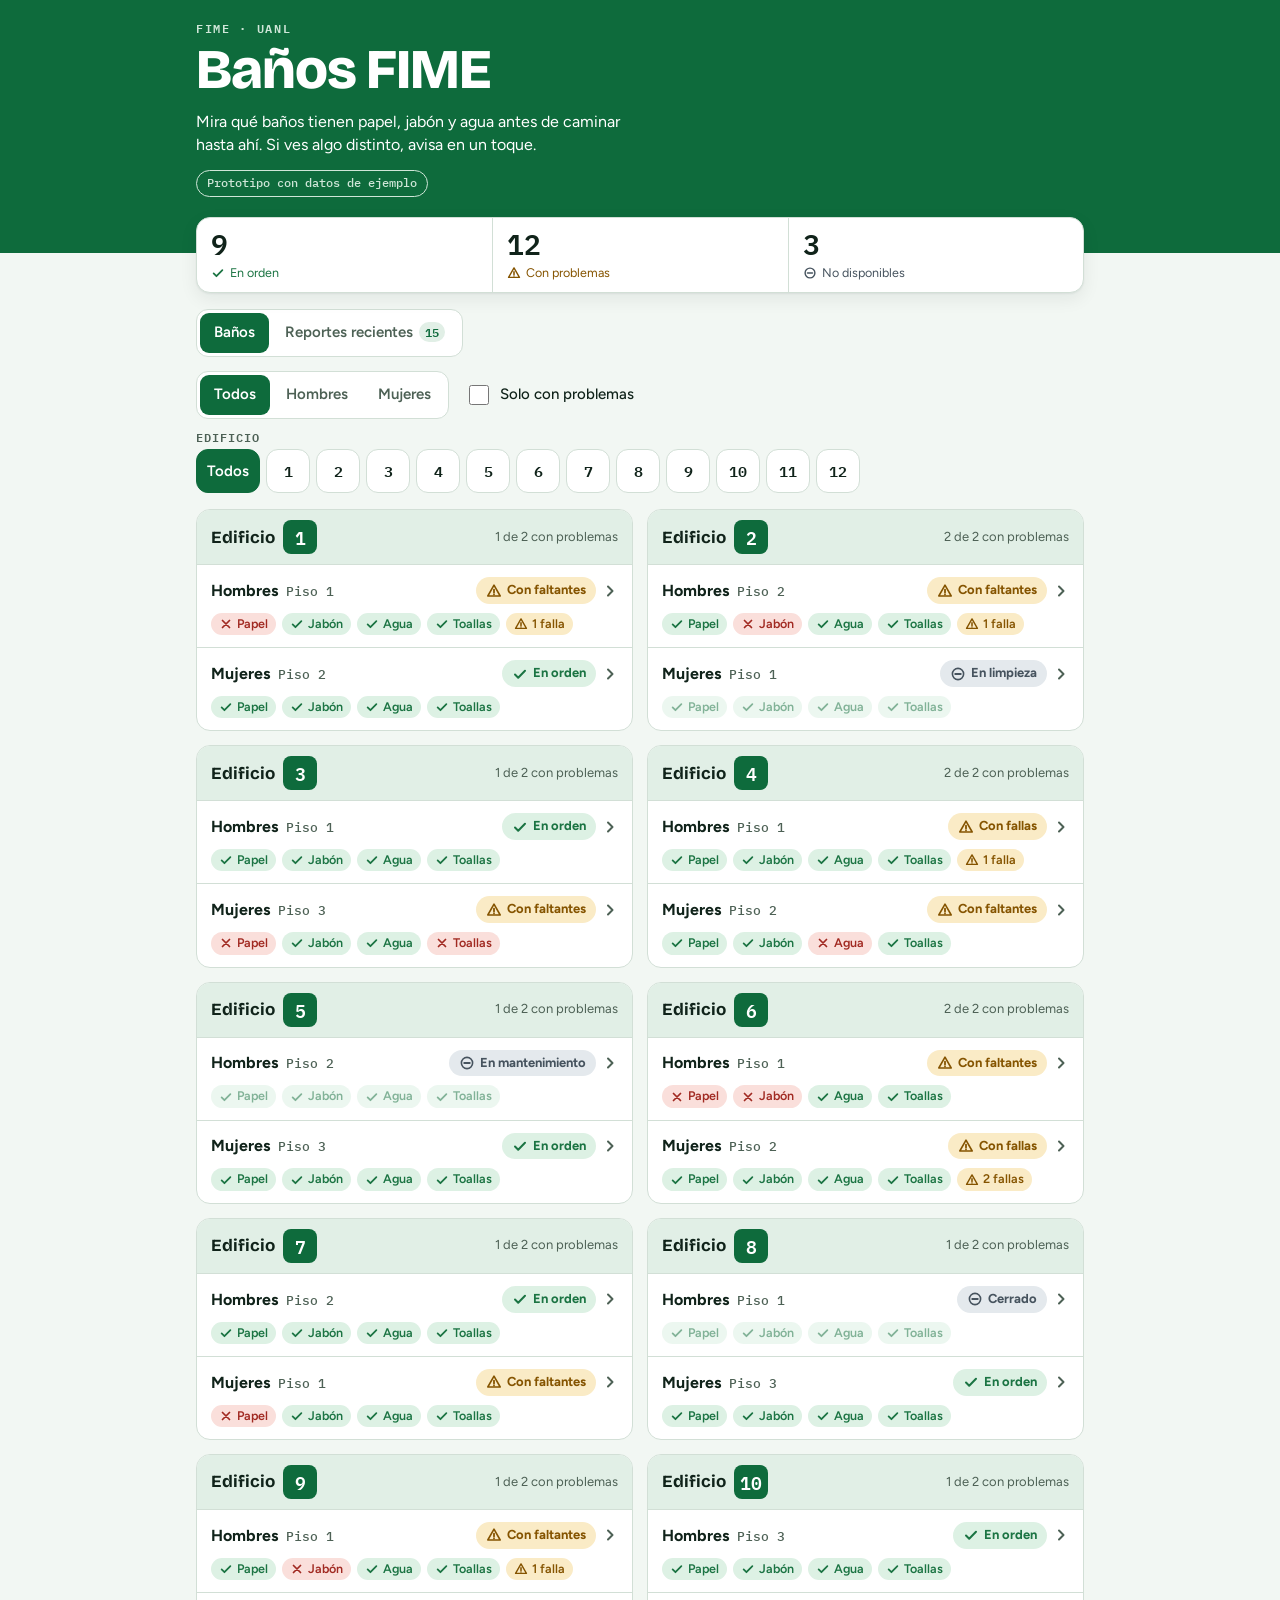
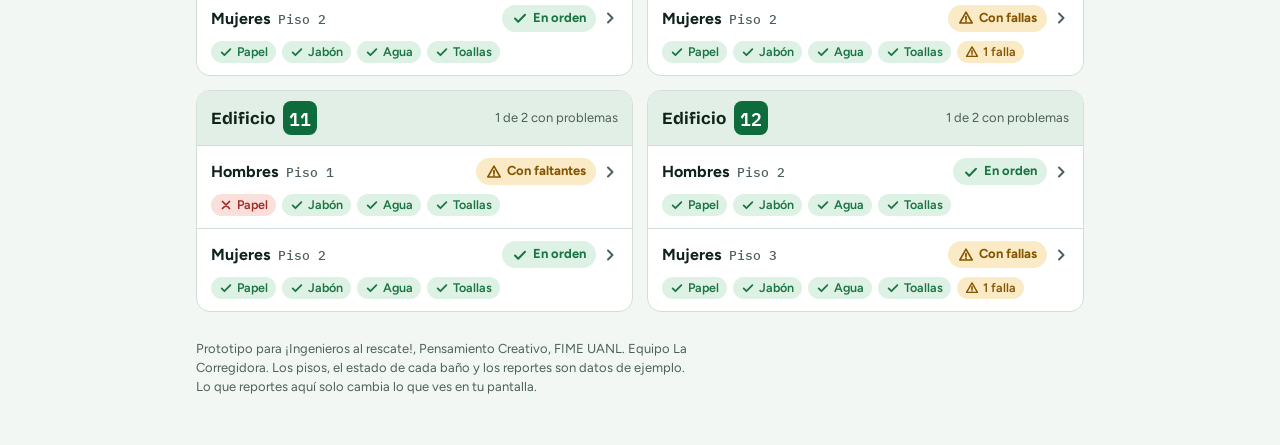
<file: prototipo/Banos-FIME-prototipo.html>
<!doctype html>
<html lang="es">
<head>
<meta charset="utf-8">
<meta name="viewport" content="width=device-width,initial-scale=1,viewport-fit=cover">
<title>Baños FIME</title>
<style>:root{color-scheme:light;padding-block:env(safe-area-inset-top,0px) env(safe-area-inset-bottom,0px)}body{margin:0}img{max-width:100%}[hidden]{display:none!important}</style>
<link rel="preconnect" href="https://fonts.googleapis.com">
<link rel="preconnect" href="https://fonts.gstatic.com" crossorigin>
<link rel="stylesheet" href="https://fonts.googleapis.com/css2?family=Bricolage+Grotesque:opsz,wght@12..96,600;12..96,800&family=Figtree:wght@400;500;600;700&family=IBM+Plex+Mono:wght@500;600&display=swap">
<style>
/* Concepto: señalética de campus. Cada edificio es una placa con su número en mono y dos filas debajo (hombres, mujeres). El estado siempre va en texto + ícono, nunca solo en color. */
:root{
  --bg:#F2F7F3; --surface:#FFFFFF; --ink:#10231A; --muted:#4D6155; --line:#D2DFD6;
  --brand:#0E6B3C; --brand-fill:#0E6B3C; --on-brand:#FFFFFF; --brand-soft:#E1EFE6;
  --hero-bg:#0E6B3C; --hero-ink:#FFFFFF; --hero-muted:#CFE6D8;
  --ok:#1B7443; --ok-bg:#DDF1E4;
  --warn:#855400; --warn-bg:#FAEBC6;
  --bad:#A12A22; --bad-bg:#FADFDB;
  --off:#46535E; --off-bg:#E4E9ED;
  --scrim:rgba(8,20,14,.5);
  --shadow:0 1px 2px rgba(16,35,26,.06),0 6px 18px rgba(16,35,26,.07);
  --f-display:'Bricolage Grotesque',system-ui,sans-serif;
  --f-body:'Figtree',system-ui,sans-serif;
  --f-mono:'IBM Plex Mono',ui-monospace,Menlo,monospace;
}
@media (prefers-color-scheme: dark){
  :root:not([data-theme="light"]){
    --bg:#0C1712; --surface:#13241B; --ink:#E6F1EA; --muted:#9DB5A7; --line:#25402F;
    --brand:#5CCB90; --brand-fill:#2FA06A; --on-brand:#04140C; --brand-soft:#17372A;
    --hero-bg:#0F2A1D; --hero-ink:#E6F1EA; --hero-muted:#9DB5A7;
    --ok:#6FD39A; --ok-bg:#14341F;
    --warn:#F2C35C; --warn-bg:#3A2C0C;
    --bad:#FF9E94; --bad-bg:#3D1714;
    --off:#B6C2CC; --off-bg:#222B33;
    --scrim:rgba(0,0,0,.62);
    --shadow:0 1px 2px rgba(0,0,0,.3),0 6px 18px rgba(0,0,0,.3);
    color-scheme:dark;
  }
}
:root[data-theme="dark"]{
  --bg:#0C1712; --surface:#13241B; --ink:#E6F1EA; --muted:#9DB5A7; --line:#25402F;
  --brand:#5CCB90; --brand-fill:#2FA06A; --on-brand:#04140C; --brand-soft:#17372A;
  --hero-bg:#0F2A1D; --hero-ink:#E6F1EA; --hero-muted:#9DB5A7;
  --ok:#6FD39A; --ok-bg:#14341F;
  --warn:#F2C35C; --warn-bg:#3A2C0C;
  --bad:#FF9E94; --bad-bg:#3D1714;
  --off:#B6C2CC; --off-bg:#222B33;
  --scrim:rgba(0,0,0,.62);
  --shadow:0 1px 2px rgba(0,0,0,.3),0 6px 18px rgba(0,0,0,.3);
  color-scheme:dark;
}

*,*::before,*::after{box-sizing:border-box}
html{-webkit-text-size-adjust:100%}
body{margin:0;background:var(--bg);color:var(--ink);font-family:var(--f-body);font-size:15px;line-height:1.45}
button{font:inherit;color:inherit}
:focus-visible{outline:3px solid var(--brand);outline-offset:2px}
.wrap{max-width:920px;margin-inline:auto;padding-inline:16px}
.sr{position:absolute;width:1px;height:1px;overflow:hidden;clip:rect(0 0 0 0);white-space:nowrap}
.ic{width:14px;height:14px;flex:none}

/* Encabezado */
.hero{background:var(--hero-bg);color:var(--hero-ink);padding-block:22px 56px}
.eyebrow{margin:0 0 8px;font:600 12px/1 var(--f-mono);letter-spacing:.14em;text-transform:uppercase;color:var(--hero-muted)}
h1{margin:0;font:800 clamp(36px,10vw,56px)/1 var(--f-display);letter-spacing:-.02em;text-wrap:balance}
.lede{margin:12px 0 0;max-width:46ch;font-size:16px}
.demo-tag{display:inline-block;margin:14px 0 0;padding:4px 10px;border:1px solid var(--hero-muted);border-radius:999px;font:500 12px/1.4 var(--f-mono);color:var(--hero-muted)}

/* Resumen */
.summary{position:relative;margin-top:-36px;display:grid;grid-template-columns:repeat(3,minmax(0,1fr));background:var(--surface);border:1px solid var(--line);border-radius:14px;box-shadow:var(--shadow)}
.stat{padding:12px 10px 12px 14px;min-width:0}
.stat+.stat{border-left:1px solid var(--line)}
.stat b{display:block;font:600 28px/1 var(--f-mono);font-variant-numeric:tabular-nums}
.stat span{display:flex;align-items:center;gap:5px;margin-top:7px;font-size:12.5px;line-height:1.2;color:var(--muted)}
.stat .t-ok{color:var(--ok)} .stat .t-warn{color:var(--warn)} .stat .t-off{color:var(--off)}

/* Controles */
.bar{display:flex;flex-wrap:wrap;gap:10px;align-items:center;margin-top:16px}
.seg{display:inline-flex;max-width:100%;padding:3px;gap:2px;background:var(--surface);border:1.5px solid var(--line);border-radius:12px}
.seg button{min-height:40px;padding:0 14px;border:0;border-radius:9px;background:transparent;color:var(--muted);font-weight:600;cursor:pointer}
.seg button[aria-pressed="true"]{background:var(--brand-fill);color:var(--on-brand)}
.cnt{display:inline-block;min-width:20px;margin-left:6px;padding:1px 6px;border-radius:999px;background:var(--brand-soft);color:var(--brand);font:600 12px/1.5 var(--f-mono);text-align:center}
.seg button[aria-pressed="true"] .cnt{background:var(--on-brand);color:var(--brand-fill)}
.filters{display:flex;flex-direction:column;gap:12px;margin-top:14px}
.frow{display:flex;flex-wrap:wrap;align-items:center;gap:4px 16px}
.check{display:inline-flex;align-items:center;gap:8px;min-height:44px;font-weight:500;cursor:pointer}
.check input{width:20px;height:20px;accent-color:var(--brand-fill)}
.label{margin:0 0 4px;font:600 12px/1 var(--f-mono);letter-spacing:.08em;text-transform:uppercase;color:var(--muted)}
.eds{display:flex;gap:6px;overflow-x:auto;padding-block:2px 6px;scrollbar-width:thin}
.eds button{flex:none;min-width:44px;min-height:44px;padding:0 10px;border:1.5px solid var(--line);border-radius:12px;background:var(--surface);font:600 15px var(--f-mono);cursor:pointer}
.eds button[aria-pressed="true"]{background:var(--brand-fill);border-color:var(--brand-fill);color:var(--on-brand)}

/* Lista por edificio */
.list{display:grid;grid-template-columns:repeat(auto-fill,minmax(min(100%,380px),1fr));gap:14px;margin-top:10px;align-items:start}
.grp{min-width:0;overflow:hidden;background:var(--surface);border:1px solid var(--line);border-radius:14px}
.grp-h{display:flex;align-items:center;justify-content:space-between;gap:10px;padding:10px 14px;background:var(--brand-soft);border-bottom:1px solid var(--line)}
.grp-h h2{display:flex;align-items:center;gap:8px;margin:0;font:700 17px/1 var(--f-display)}
.n{display:inline-grid;place-items:center;min-width:34px;height:34px;padding:0 6px;border-radius:8px;background:var(--brand-fill);color:var(--on-brand);font:600 18px/1 var(--f-mono)}
.grp-m{font-size:13px;color:var(--muted);text-align:right}
.row{display:block;width:100%;min-height:44px;padding:12px 14px;border:0;background:transparent;text-align:left;cursor:pointer}
.row+.row{border-top:1px solid var(--line)}
.row:hover{background:var(--brand-soft)}
.row-top{display:flex;align-items:center;justify-content:space-between;gap:10px}
.who{display:flex;align-items:baseline;gap:8px;min-width:0}
.who b{font-size:16px;font-weight:700}
.floor{font:500 12.5px var(--f-mono);color:var(--muted);white-space:nowrap}
.row-end{display:flex;align-items:center;gap:6px;color:var(--muted)}
.row-end .ic{width:16px;height:16px}
.chips{display:flex;flex-wrap:wrap;gap:6px;margin-top:9px}
.chip{display:inline-flex;align-items:center;gap:4px;padding:3px 8px;border-radius:999px;font-size:12.5px;font-weight:600;line-height:1.3}
.c-si{background:var(--ok-bg);color:var(--ok)}
.c-no{background:var(--bad-bg);color:var(--bad)}
.c-warn{background:var(--warn-bg);color:var(--warn)}
.row.dim .chips{opacity:.55}
.pill{display:inline-flex;align-items:center;gap:5px;padding:4px 10px;border-radius:999px;font-size:13px;font-weight:700;white-space:nowrap}
.lvl-ok{background:var(--ok-bg);color:var(--ok)}
.lvl-warn{background:var(--warn-bg);color:var(--warn)}
.lvl-off{background:var(--off-bg);color:var(--off)}
.empty{grid-column:1/-1;padding:28px 16px;border:1.5px dashed var(--line);border-radius:14px;text-align:center;color:var(--muted)}

/* Reportes recientes */
.feed{display:grid;gap:10px;margin:10px 0 0;padding:0;list-style:none}
.fi{display:flex;align-items:flex-start;gap:12px;min-width:0;padding:12px 14px;background:var(--surface);border:1px solid var(--line);border-radius:14px}
.fi .n{flex:none}
.fi-b{flex:1;min-width:0}
.fi-t{display:flex;flex-wrap:wrap;justify-content:space-between;gap:2px 8px;font-weight:700}
.fi-t small{font:500 12.5px var(--f-mono);color:var(--muted)}
.fi ul{margin:6px 0 0;padding-left:18px}
.fi li+li{margin-top:2px}

.foot{max-width:62ch;margin-block:28px 48px;font-size:13px;color:var(--muted)}

/* Hoja de reporte */
.scrim{position:fixed;inset:0;z-index:20;background:var(--scrim)}
.sheet{position:fixed;left:0;right:0;bottom:0;z-index:21;display:flex;flex-direction:column;max-width:560px;max-height:92%;margin-inline:auto;background:var(--surface);border-radius:18px 18px 0 0;box-shadow:var(--shadow)}
@media (prefers-reduced-motion: no-preference){
  .sheet:not([hidden]){animation:up .22s ease-out}
  @keyframes up{from{transform:translateY(24px);opacity:0}to{transform:none;opacity:1}}
}
.sheet-h{display:flex;align-items:flex-start;justify-content:space-between;gap:12px;padding:16px 16px 12px;border-bottom:1px solid var(--line)}
.sheet-h h2{margin:0;font:700 22px/1.15 var(--f-display);text-wrap:balance}
.sheet-h p{margin:4px 0 0;font-size:13px;color:var(--muted)}
.x{flex:none;display:grid;place-items:center;width:44px;height:44px;margin:-6px -6px 0 0;border:0;border-radius:12px;background:transparent;color:var(--muted);cursor:pointer}
.x:hover{background:var(--brand-soft)}
.x .ic{width:18px;height:18px}
.sheet-b{overflow-y:auto;padding:16px}
#report-form{display:flex;flex-direction:column;gap:20px}
.q{min-width:0;margin:0;padding:0;border:0}
.q legend{padding:0;font:700 16px/1.2 var(--f-display)}
.q-meta{margin:3px 0 8px;font-size:13px;color:var(--muted)}
.opts{display:grid;gap:6px}
.opts-2{grid-template-columns:repeat(2,minmax(0,1fr))}
.opts-3{grid-template-columns:repeat(3,minmax(0,1fr))}
.opt{position:relative;display:block}
.opt input{position:absolute;opacity:0;pointer-events:none}
.opt span{display:flex;align-items:center;justify-content:center;min-height:44px;padding:6px 10px;border:1.5px solid var(--line);border-radius:10px;background:var(--surface);font-weight:600;text-align:center;cursor:pointer}
.opt input:checked+span{background:var(--brand-fill);border-color:var(--brand-fill);color:var(--on-brand)}
.opt input:focus-visible+span{outline:3px solid var(--brand);outline-offset:2px}
.fl{display:grid;gap:6px}
.fcheck{display:flex;align-items:center;gap:12px;min-height:48px;padding:8px 12px;border:1.5px solid var(--line);border-radius:10px;cursor:pointer}
.fcheck input{flex:none;width:22px;height:22px;accent-color:var(--brand-fill)}
.fcheck span{min-width:0}
.fcheck small{display:block;font-size:12.5px;color:var(--muted)}
.sheet-f{padding:12px 16px calc(14px + env(safe-area-inset-bottom,0px));border-top:1px solid var(--line)}
.go{width:100%;min-height:48px;border:0;border-radius:12px;background:var(--brand-fill);color:var(--on-brand);font-weight:700;font-size:16px;cursor:pointer}
.sheet-f p{margin:8px 0 0;font-size:12.5px;color:var(--muted)}

.toast{position:fixed;left:16px;right:16px;bottom:calc(20px + env(safe-area-inset-bottom,0px));z-index:30;max-width:420px;margin-inline:auto;padding:12px 16px;border-radius:12px;background:var(--ink);color:var(--bg);font-weight:600;box-shadow:var(--shadow)}
</style>
</head>
<body>

<svg width="0" height="0" style="position:absolute" aria-hidden="true" focusable="false">
  <symbol id="i-check" viewBox="0 0 16 16"><path d="M3 8.5l3.2 3.2L13 4.8" fill="none" stroke="currentColor" stroke-width="2" stroke-linecap="round" stroke-linejoin="round"/></symbol>
  <symbol id="i-x" viewBox="0 0 16 16"><path d="M4 4l8 8M12 4l-8 8" fill="none" stroke="currentColor" stroke-width="2" stroke-linecap="round"/></symbol>
  <symbol id="i-warn" viewBox="0 0 16 16"><path d="M8 2.2L14.2 13H1.8L8 2.2z" fill="none" stroke="currentColor" stroke-width="1.6" stroke-linejoin="round"/><path d="M8 6.6v3M8 11.5v.01" fill="none" stroke="currentColor" stroke-width="1.8" stroke-linecap="round"/></symbol>
  <symbol id="i-off" viewBox="0 0 16 16"><circle cx="8" cy="8" r="5.6" fill="none" stroke="currentColor" stroke-width="1.6"/><path d="M5.2 8h5.6" fill="none" stroke="currentColor" stroke-width="1.8" stroke-linecap="round"/></symbol>
  <symbol id="i-chev" viewBox="0 0 16 16"><path d="M6 3.5L10.5 8 6 12.5" fill="none" stroke="currentColor" stroke-width="2" stroke-linecap="round" stroke-linejoin="round"/></symbol>
</svg>

<header class="hero">
  <div class="wrap">
    <p class="eyebrow">FIME · UANL</p>
    <h1>Baños FIME</h1>
    <p class="lede">Mira qué baños tienen papel, jabón y agua antes de caminar hasta ahí. Si ves algo distinto, avisa en un toque.</p>
    <p class="demo-tag">Prototipo con datos de ejemplo</p>
  </div>
</header>

<main class="wrap">
  <section class="summary" aria-label="Resumen de todos los baños">
    <div class="stat"><b id="s-ok">0</b><span class="t-ok"><svg class="ic" aria-hidden="true"><use href="#i-check"/></svg>En orden</span></div>
    <div class="stat"><b id="s-warn">0</b><span class="t-warn"><svg class="ic" aria-hidden="true"><use href="#i-warn"/></svg>Con problemas</span></div>
    <div class="stat"><b id="s-off">0</b><span class="t-off"><svg class="ic" aria-hidden="true"><use href="#i-off"/></svg>No disponibles</span></div>
  </section>

  <div class="bar">
    <div class="seg" role="group" aria-label="Vista">
      <button type="button" data-v="banos" aria-pressed="true">Baños</button>
      <button type="button" data-v="rec" aria-pressed="false">Reportes recientes<span class="cnt" id="cnt">0</span></button>
    </div>
  </div>

  <div id="panel-banos">
    <div class="filters">
      <div class="frow">
        <div class="seg" role="group" aria-label="Tipo de baño">
          <button type="button" data-g="all" aria-pressed="true">Todos</button>
          <button type="button" data-g="H" aria-pressed="false">Hombres</button>
          <button type="button" data-g="M" aria-pressed="false">Mujeres</button>
        </div>
        <label class="check"><input type="checkbox" id="only-prob"><span>Solo con problemas</span></label>
      </div>
      <div>
        <p class="label" id="eds-l">Edificio</p>
        <div class="eds" id="eds" role="group" aria-labelledby="eds-l"></div>
      </div>
    </div>
    <div class="list" id="list"></div>
  </div>

  <div id="panel-rec" hidden>
    <ul class="feed" id="feed"></ul>
  </div>

  <p class="foot">Prototipo para ¡Ingenieros al rescate!, Pensamiento Creativo, FIME UANL. Equipo La Corregidora. Los pisos, el estado de cada baño y los reportes son datos de ejemplo. Lo que reportes aquí solo cambia lo que ves en tu pantalla.</p>
</main>

<div class="scrim" id="scrim" hidden></div>
<section class="sheet" id="sheet" role="dialog" aria-modal="true" aria-labelledby="sheet-title" hidden>
  <div class="sheet-h">
    <div>
      <h2 id="sheet-title"></h2>
      <p id="sheet-sub"></p>
    </div>
    <button type="button" class="x" id="sheet-x" aria-label="Cerrar"><svg class="ic" aria-hidden="true"><use href="#i-x"/></svg></button>
  </div>
  <div class="sheet-b"><form id="report-form"></form></div>
  <div class="sheet-f">
    <button type="submit" form="report-form" class="go">Enviar reporte</button>
    <p>Tu reporte se suma al de otras personas. Con más confirmaciones, el estado es más confiable.</p>
  </div>
</section>
<div class="toast" id="toast" role="status" aria-live="polite" hidden></div>

<script>
(function(){
  var ITEMS=[
    {k:'papel',label:'Papel higiénico',chip:'Papel',noun:'papel higiénico'},
    {k:'jabon',label:'Jabón',chip:'Jabón',noun:'jabón'},
    {k:'agua',label:'Agua',chip:'Agua',noun:'agua'},
    {k:'toallas',label:'Papel para secar manos',chip:'Toallas',noun:'papel para secar manos'}
  ];
  var FALLAS=[
    {k:'puerta',label:'Puerta de cubículo rota'},
    {k:'cerrojo',label:'Cerrojo dañado'},
    {k:'dispensador',label:'Dispensador descompuesto'},
    {k:'fuga',label:'Inodoro o lavabo tapado, o con fuga'},
    {k:'luz',label:'Sin luz'}
  ];
  var ACCESS=[
    {k:'abierto',label:'Abierto',feed:'Está abierto'},
    {k:'cerrado',label:'Cerrado',feed:'Está cerrado'},
    {k:'mantenimiento',label:'En mantenimiento',feed:'Está en mantenimiento'},
    {k:'limpieza',label:'En limpieza',feed:'Lo están limpiando'}
  ];
  /* Pisos de ejemplo: [hombres, mujeres] */
  var FLOORS={1:[1,2],2:[2,1],3:[1,3],4:[1,2],5:[2,3],6:[1,2],7:[2,1],8:[1,3],9:[1,2],10:[3,2],11:[1,2],12:[2,3]};
  /* Estados de ejemplo. a: acceso, i: insumos [valor, confirmaciones], f: fallas {clave: confirmaciones}, t: minutos desde el último reporte */
  var O={
    '1H':{i:{papel:['no',3]},f:{cerrojo:2},t:4},
    '2H':{i:{jabon:['no',2]},f:{dispensador:1},t:11},
    '2M':{a:'limpieza',t:2},
    '3M':{i:{papel:['no',4],toallas:['no',2]},t:7},
    '4H':{f:{puerta:2},t:19},
    '4M':{i:{agua:['no',3]},t:6},
    '5H':{a:'mantenimiento',t:35},
    '6H':{i:{papel:['no',2],jabon:['no',2]},t:9},
    '6M':{f:{cerrojo:3,dispensador:2},t:14},
    '7M':{i:{papel:['no',5]},t:3},
    '8H':{a:'cerrado',t:48},
    '9H':{i:{jabon:['no',1]},f:{dispensador:3},t:22},
    '10M':{f:{fuga:2},t:27},
    '11H':{i:{papel:['no',2]},t:16},
    '12M':{f:{luz:1},t:41}
  };

  var $=function(id){return document.getElementById(id)};
  var now=Date.now();
  var B=[];
  for(var ed=1;ed<=12;ed++){
    ['H','M'].forEach(function(g,gi){
      var key=ed+g, o=O[key]||{}, items={}, f={};
      ITEMS.forEach(function(it){
        var s=o.i&&o.i[it.k];
        items[it.k]=s?{v:s[0],n:s[1]}:{v:'si',n:1+((ed+gi)%3)};
      });
      FALLAS.forEach(function(x){
        var n=(o.f&&o.f[x.k])||0;
        f[x.k]={on:n>0,n:n};
      });
      var mins=(o.t!==undefined)?o.t:(5+((ed*7+gi*3)%50));
      B.push({id:key,ed:ed,g:g,piso:FLOORS[ed][gi],a:{v:o.a||'abierto',n:o.a?1:1+(ed%3)},items:items,f:f,at:now-mins*60000});
    });
  }

  function gname(g){return g==='H'?'Hombres':'Mujeres'}
  function lc(s){return s.charAt(0).toLowerCase()+s.slice(1)}
  function accOf(k){return ACCESS.filter(function(a){return a.k===k})[0]}
  function itemPhrase(k,v){var it=ITEMS.filter(function(x){return x.k===k})[0];return (v==='si'?'Hay ':'No hay ')+it.noun}
  function fallaLabel(k){return FALLAS.filter(function(x){return x.k===k})[0].label}
  function conf(n){return n===1?'1 persona lo reportó.':n+' personas lo confirman.'}
  function ago(t){
    var m=Math.max(0,Math.round((Date.now()-t)/60000));
    if(m<1)return 'hace un momento';
    if(m<60)return 'hace '+m+' min';
    return 'hace '+Math.floor(m/60)+' h';
  }
  function ic(id){return '<svg class="ic" aria-hidden="true"><use href="#'+id+'"/></svg>'}

  function status(b){
    if(b.a.v!=='abierto')return {lvl:'off',label:accOf(b.a.v).label,icon:'i-off'};
    var miss=ITEMS.some(function(i){return b.items[i.k].v==='no'});
    if(miss)return {lvl:'warn',label:'Con faltantes',icon:'i-warn'};
    if(FALLAS.some(function(x){return b.f[x.k].on}))return {lvl:'warn',label:'Con fallas',icon:'i-warn'};
    return {lvl:'ok',label:'En orden',icon:'i-check'};
  }

  /* Reportes recientes de ejemplo */
  var feed=[];
  Object.keys(O).forEach(function(k){
    var o=O[k], edn=parseInt(k,10), g=k.slice(-1), t=[];
    if(o.a)t.push(accOf(o.a).feed);
    Object.keys(o.i||{}).forEach(function(ik){t.push(itemPhrase(ik,o.i[ik][0]))});
    Object.keys(o.f||{}).forEach(function(fk){t.push(fallaLabel(fk))});
    feed.push({ed:edn,g:g,piso:FLOORS[edn][g==='H'?0:1],at:now-o.t*60000,texts:t});
  });
  feed.sort(function(a,b){return b.at-a.at});

  var F={g:'all',ed:'all',prob:false,v:'banos'};

  function renderSummary(){
    var c={ok:0,warn:0,off:0};
    B.forEach(function(b){c[status(b).lvl]++});
    $('s-ok').textContent=c.ok;$('s-warn').textContent=c.warn;$('s-off').textContent=c.off;
    $('cnt').textContent=feed.length;
  }

  function chipsHTML(b){
    var h='';
    ITEMS.forEach(function(it){
      var s=b.items[it.k].v==='si';
      h+='<span class="chip '+(s?'c-si':'c-no')+'">'+ic(s?'i-check':'i-x')+it.chip+'</span>';
    });
    var nf=FALLAS.filter(function(x){return b.f[x.k].on}).length;
    if(nf)h+='<span class="chip c-warn">'+ic('i-warn')+nf+(nf===1?' falla':' fallas')+'</span>';
    return h;
  }

  function renderList(){
    var shown=B.filter(function(b){
      return (F.g==='all'||b.g===F.g)&&(F.ed==='all'||b.ed===+F.ed)&&(!F.prob||status(b).lvl!=='ok');
    });
    if(!shown.length){
      $('list').innerHTML='<p class="empty">Ningún baño coincide con estos filtros. Cambia el edificio o quita «Solo con problemas».</p>';
      return;
    }
    var groups={},order=[];
    shown.forEach(function(b){if(!groups[b.ed]){groups[b.ed]=[];order.push(b.ed)}groups[b.ed].push(b)});
    var h='';
    order.forEach(function(ed){
      var both=B.filter(function(x){return x.ed===ed});
      var np=both.filter(function(x){return status(x).lvl!=='ok'}).length;
      h+='<section class="grp"><div class="grp-h"><h2>Edificio <span class="n">'+ed+'</span></h2><span class="grp-m">'+(np?np+' de 2 con problemas':'Todo en orden')+'</span></div>';
      groups[ed].forEach(function(b){
        var s=status(b);
        h+='<button type="button" class="row'+(s.lvl==='off'?' dim':'')+'" data-id="'+b.id+'">'
          +'<span class="row-top"><span class="who"><b>'+gname(b.g)+'</b><span class="floor">Piso '+b.piso+'</span></span>'
          +'<span class="row-end"><span class="pill lvl-'+s.lvl+'">'+ic(s.icon)+s.label+'</span>'+ic('i-chev')+'</span></span>'
          +'<span class="chips">'+chipsHTML(b)+'</span></button>';
      });
      h+='</section>';
    });
    $('list').innerHTML=h;
  }

  function renderFeed(){
    $('feed').innerHTML=feed.map(function(r){
      return '<li class="fi"><span class="n" aria-hidden="true">'+r.ed+'</span><div class="fi-b">'
        +'<div class="fi-t"><span>Edificio '+r.ed+' · '+gname(r.g)+' · Piso '+r.piso+'</span><small data-at="'+r.at+'">'+ago(r.at)+'</small></div>'
        +'<ul>'+r.texts.map(function(t){return '<li>'+t+'</li>'}).join('')+'</ul></div></li>';
    }).join('');
  }

  function renderAll(){renderSummary();renderList();renderFeed()}

  /* Chips de edificio */
  (function(){
    var h='<button type="button" data-ed="all" aria-pressed="true" style="font-family:var(--f-body)">Todos</button>';
    for(var i=1;i<=12;i++)h+='<button type="button" data-ed="'+i+'" aria-pressed="false">'+i+'</button>';
    $('eds').innerHTML=h;
  })();

  function press(group,attr,val){
    group.querySelectorAll('button').forEach(function(b){b.setAttribute('aria-pressed',String(b.getAttribute(attr)===String(val)))});
  }

  /* Hoja de reporte */
  var cur=null,lastFocus=null,toastT=null;
  function formHTML(b){
    var h='';
    h+='<fieldset class="q" aria-describedby="m-acceso"><legend>¿Está abierto?</legend><p class="q-meta" id="m-acceso">Ahora: '+lc(accOf(b.a.v).label)+'. '+conf(b.a.n)+'</p><div class="opts opts-2">'
      +ACCESS.map(function(o){return '<label class="opt"><input type="radio" name="acceso" value="'+o.k+'"'+(b.a.v===o.k?' checked':'')+'><span>'+o.label+'</span></label>'}).join('')
      +'</div></fieldset>';
    ITEMS.forEach(function(it){
      var c=b.items[it.k];
      h+='<fieldset class="q" aria-describedby="m-'+it.k+'"><legend>'+it.label+'</legend><p class="q-meta" id="m-'+it.k+'">Ahora: '+(c.v==='si'?'hay':'no hay')+'. '+conf(c.n)+'</p><div class="opts opts-3">'
        +[['si','Hay'],['no','No hay'],['?','No sé']].map(function(p){return '<label class="opt"><input type="radio" name="i_'+it.k+'" value="'+p[0]+'"'+(c.v===p[0]?' checked':'')+'><span>'+p[1]+'</span></label>'}).join('')
        +'</div></fieldset>';
    });
    h+='<fieldset class="q"><legend>Fallas que ves</legend><p class="q-meta">Marca todas las que apliquen.</p><div class="fl">'
      +FALLAS.map(function(x){
        var c=b.f[x.k];
        return '<label class="fcheck"><input type="checkbox" name="f_'+x.k+'" value="1"'+(c.on?' checked':'')+'><span>'+x.label+(c.on?'<small>'+conf(c.n)+'</small>':'')+'</span></label>';
      }).join('')+'</div></fieldset>';
    return h;
  }

  function openSheet(id){
    cur=B.filter(function(b){return b.id===id})[0];
    lastFocus=document.activeElement;
    $('sheet-title').textContent='Edificio '+cur.ed+' · '+gname(cur.g);
    $('sheet-sub').innerHTML='Piso '+cur.piso+' · Actualizado <span data-at="'+cur.at+'">'+ago(cur.at)+'</span>';
    $('report-form').innerHTML=formHTML(cur);
    $('scrim').hidden=false;$('sheet').hidden=false;
    document.body.style.overflow='hidden';
    $('sheet').querySelector('.sheet-b').scrollTop=0;
    $('sheet-x').focus();
  }
  function closeSheet(){
    if($('sheet').hidden)return;
    $('sheet').hidden=true;$('scrim').hidden=true;
    document.body.style.overflow='';
    var id=cur&&cur.id;cur=null;
    var el=id&&document.querySelector('.row[data-id="'+id+'"]');
    if(el)el.focus();else if(lastFocus&&lastFocus.focus)lastFocus.focus();
  }
  function toast(msg){
    var t=$('toast');t.textContent=msg;t.hidden=false;
    clearTimeout(toastT);toastT=setTimeout(function(){t.hidden=true},3200);
  }

  $('report-form').addEventListener('submit',function(e){
    e.preventDefault();
    var b=cur;if(!b)return;
    var fd=new FormData(e.target),changes=[];
    var a=fd.get('acceso');
    if(a===b.a.v){b.a.n++}else{b.a={v:a,n:1};changes.push(accOf(a).feed)}
    ITEMS.forEach(function(it){
      var v=fd.get('i_'+it.k),c=b.items[it.k];
      if(v==='?')return;
      if(v===c.v){c.n++}else{b.items[it.k]={v:v,n:1};changes.push(itemPhrase(it.k,v))}
    });
    FALLAS.forEach(function(x){
      var on=fd.get('f_'+x.k)==='1',c=b.f[x.k];
      if(on&&c.on){c.n++}
      else if(on&&!c.on){b.f[x.k]={on:true,n:1};changes.push(x.label)}
      else if(!on&&c.on){b.f[x.k]={on:false,n:0};changes.push('Ya no hay: '+lc(x.label))}
    });
    b.at=Date.now();
    feed.unshift({ed:b.ed,g:b.g,piso:b.piso,at:b.at,texts:changes.length?changes:['Confirmó el estado actual']});
    closeSheet();
    renderAll();
    var el=document.querySelector('.row[data-id="'+b.id+'"]');if(el)el.focus();
    toast(changes.length?'Reporte enviado. Gracias por avisar.':'Gracias. Confirmaste el estado actual.');
  });

  document.addEventListener('click',function(e){
    var t=e.target;
    var row=t.closest('.row');if(row){openSheet(row.getAttribute('data-id'));return}
    var gb=t.closest('[data-g]');if(gb){F.g=gb.getAttribute('data-g');press(gb.parentNode,'data-g',F.g);renderList();return}
    var eb=t.closest('[data-ed]');if(eb){F.ed=eb.getAttribute('data-ed');press($('eds'),'data-ed',F.ed);renderList();return}
    var vb=t.closest('[data-v]');
    if(vb){
      F.v=vb.getAttribute('data-v');press(vb.parentNode,'data-v',F.v);
      $('panel-banos').hidden=F.v!=='banos';$('panel-rec').hidden=F.v!=='rec';
      return;
    }
    if(t===$('scrim')||t.closest('#sheet-x'))closeSheet();
  });
  $('only-prob').addEventListener('change',function(e){F.prob=e.target.checked;renderList()});
  document.addEventListener('keydown',function(e){
    if($('sheet').hidden)return;
    if(e.key==='Escape'){closeSheet();return}
    if(e.key==='Tab'){
      var f=[].slice.call($('sheet').querySelectorAll('button,input')).filter(function(x){return !x.disabled});
      var first=f[0],last=f[f.length-1];
      if(e.shiftKey&&document.activeElement===first){e.preventDefault();last.focus()}
      else if(!e.shiftKey&&document.activeElement===last){e.preventDefault();first.focus()}
    }
  });

  setInterval(function(){
    document.querySelectorAll('[data-at]').forEach(function(el){el.textContent=ago(+el.getAttribute('data-at'))});
  },30000);

  renderAll();
})();
</script>

</body>
</html>
</file>
